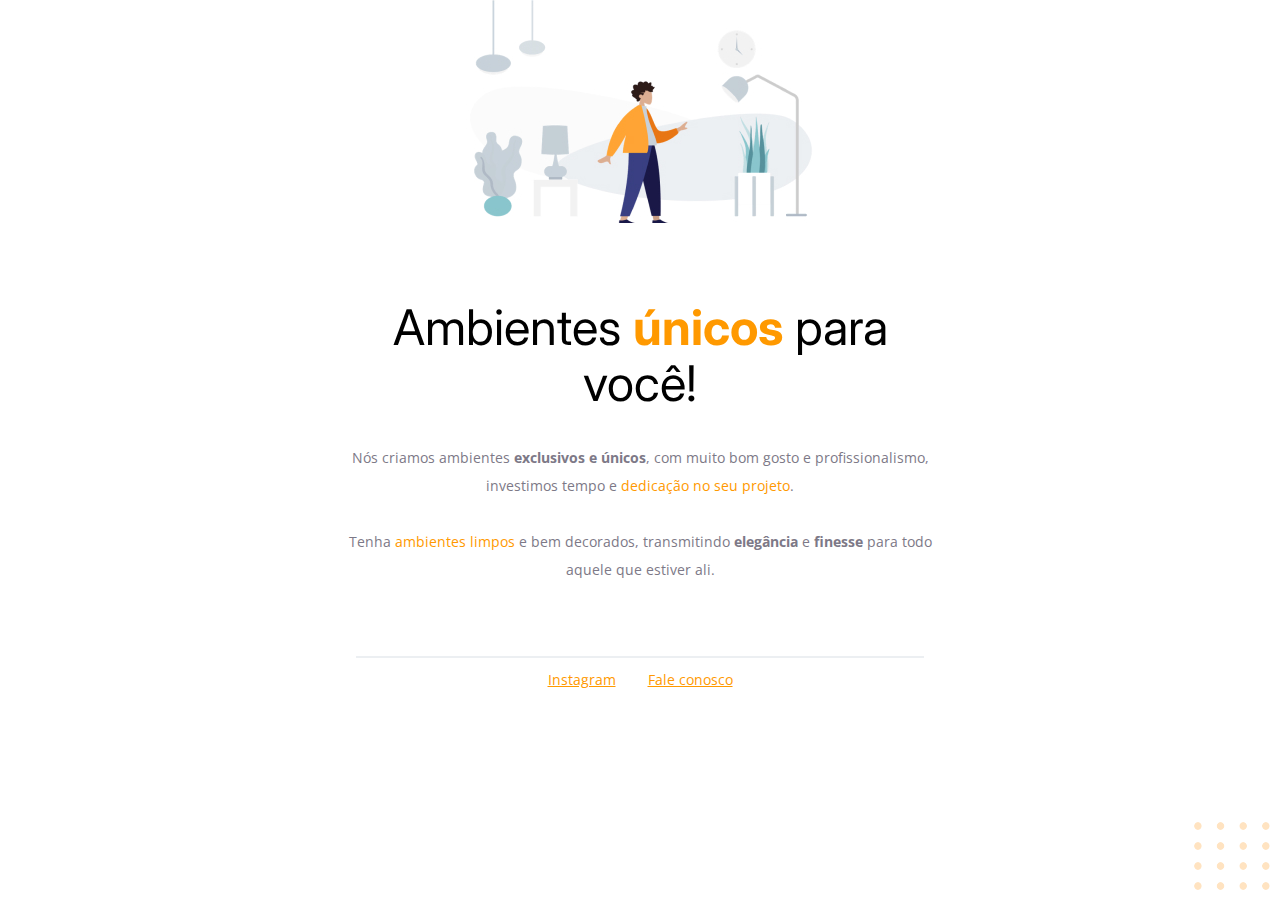
<file: stage02 - corrigindo bugs (01)/index.html>
<!-- Instrução que define o tipo do documento. -->
<!DOCTYPE html>
<html lang="pt-br">
  <!-- Tag <head> contém as instruções para a página -->
  <head>
    <link rel="preconnect" href="https://fonts.googleapis.com" />
    <link rel="preconnect" href="https://fonts.gstatic.com" crossorigin />
    <meta charset="UTF-8" />
    <meta name="viewport" content="width=device-width, initial-scale=1.0" />
    <title>Móveis customizados</title>

    <link
      href="https://fonts.googleapis.com/css2?family=Inter:wght@400;700&family=Open+Sans:wght@400;700&display=swap"
      rel="stylesheet"
    />

    <link rel="stylesheet" href="style.css" />
  </head>

  <!-- Tag <body> é o corpo do documento, onde tem as informações que serão mostradas. -->
  <body>
    <div id="hero">
      
      <img
        src="images/img1.jpg"
        alt="Desenho de uma pessoa vestindo uma camisa amarela em uma sala com Móveis"
      />

      <h1>Ambientes <span>únicos</span> para você!</h1>
      <p>
        Nós criamos ambientes <strong>exclusivos e únicos</strong>, com muito
        bom gosto e profissionalismo, investimos tempo e
        <span>dedicação no seu projeto</span>.
        
        <br />
        <br />
        Tenha <span>ambientes limpos</span> e bem decorados, transmitindo
        <strong>elegância</strong> e <strong>finesse</strong>
        para todo aquele que estiver ali.
      </p>
    </div>
    
    <div class="line"></div>
    <div id="footer">
      <a target="_blank" href="https://instagram.com/moveisparavoce"
        >Instagram</a
      >
      <a href="mailto:contato@moveisparavoce.com">Fale conosco</a>
    </div>


    <img
      id="balls"
      src="images/balls.svg"
      alt="Bolinhas alaranjadas no canto inferior direito da tela"
    />
  </body>
</html>
</file>
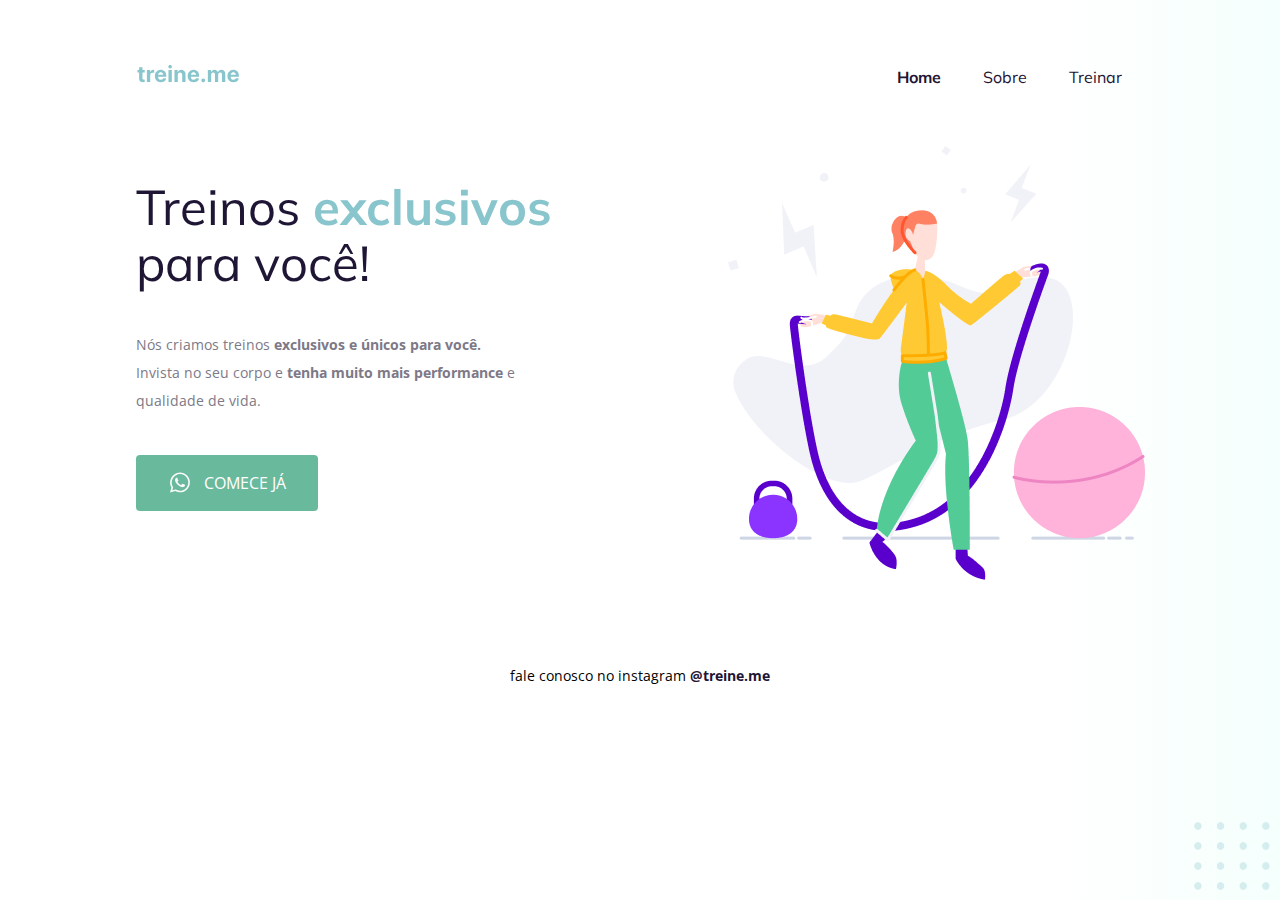
<file: stage02 - corrigindo bugs (02)/index.html>
<!DOCTYPE html>
<html lang="pt-br">
  <head>
    <link rel="preconnect" href="https://fonts.googleapis.com">
    <link rel="preconnect" href="https://fonts.gstatic.com" crossorigin>

    <meta charset="UTF-8" />
    <meta name="viewport" content="width=device-width, initial-scale=1.0" />
    <title>Treine me</title>

    <link href="https://fonts.googleapis.com/css2?family=Mulish:wght@400;700&family=Open+Sans:wght@400;700&display=swap" rel="stylesheet">

    <link rel="stylesheet" href="style.css">

  </head>
  <body>
    <div class="page">
      <nav>
          <a id="logo" href="#">
            <img src="images/logo.svg" alt="Treine.me" />
          </a>
          <ul>
            <li><a href="#"><strong class="negrito">Home</strong></a></li>
            <li><a href="#">Sobre</a></li>
            <li><a href="#">Treinar</a></li>
          </ul>
        </nav>
        
        <main>
          <section>
            <h1>Treinos <span>exclusivos</span> para você!</h1>
            
            <p>
              Nós criamos treinos <strong>exclusivos e únicos para você.</strong></br>
              Invista no seu corpo e <strong>tenha muito mais performance</strong> e qualidade de vida.
            </p>
            <button>
              <img src="images/whats.svg" alt="Ícone do whatsapp">
              Comece já
            </button>
            
          </section>
          <img src="images/img.png" alt="Desenho de uma mulher pulando corta numa academia.">
          
      </main>

      <footer>
          fale conosco no instagram <a href="https://instagram.com/treineme" target="_blank">@treine.me</a>
      </footer>
    </div>

    <img id="balls" src="images/balls.svg" alt="Bolinhas decorativas verdes no canto inferior direito da página.">

  </body>
</html>
</file>
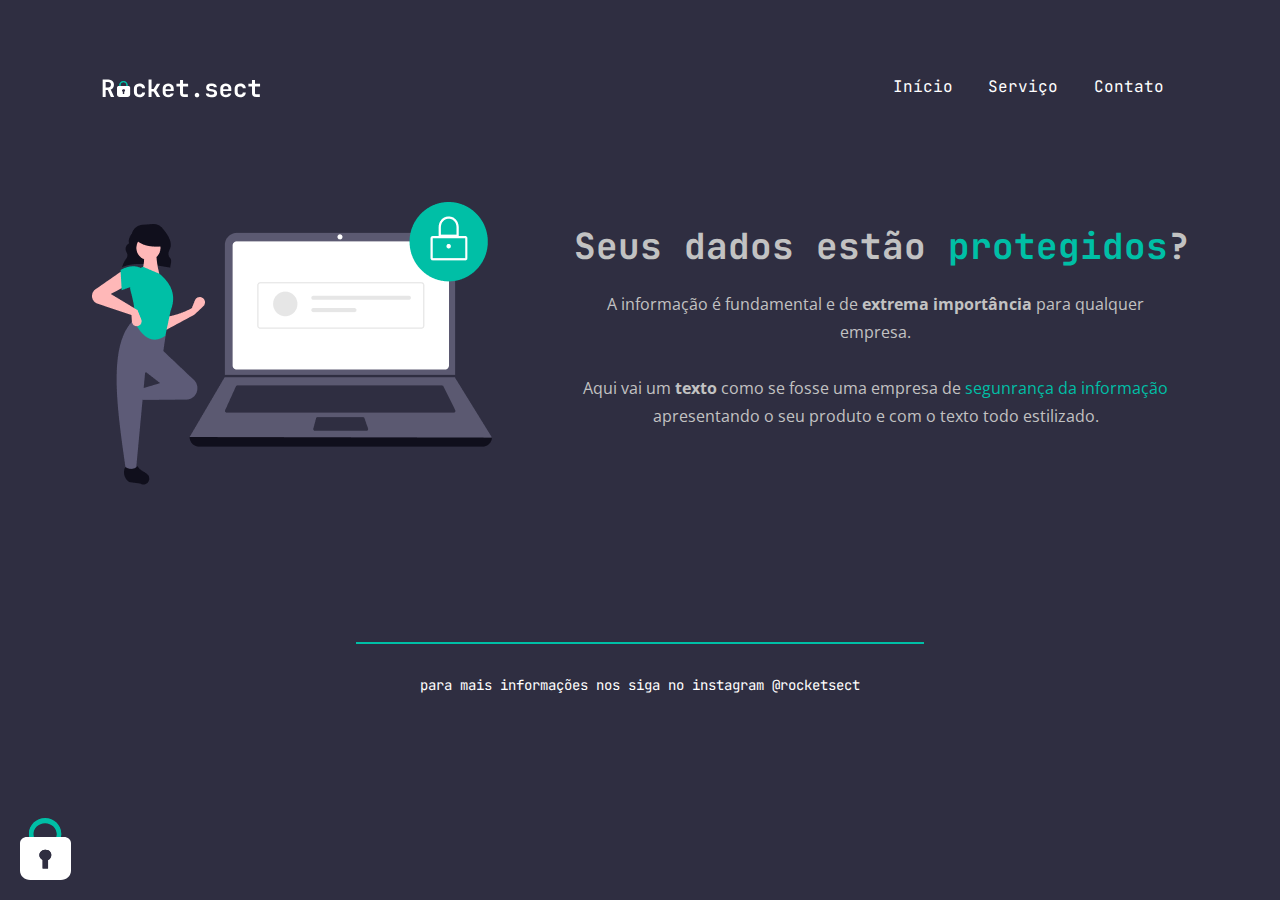
<file: stage02 - recriando layout (02)/index.html>
<!DOCTYPE html>
<html lang="en">
  <head>
    <meta charset="UTF-8" />
    <meta name="viewport" content="width=device-width, initial-scale=1.0" />
    <link rel="preconnect" href="https://fonts.googleapis.com" />
    <link rel="preconnect" href="https://fonts.gstatic.com" crossorigin />
    <link
      href="https://fonts.googleapis.com/css2?family=JetBrains+Mono:wght@500;700&display=swap"
      rel="stylesheet"
    />
    <link
      href="https://fonts.googleapis.com/css2?family=Mulish:wght@400;700&family=Open+Sans:wght@400;700&display=swap"
      rel="stylesheet"
    />
    <title>Rocket.sect</title>
    <link rel="stylesheet" href="style.css" />
    <link
      rel="icon"
      type="image/svg+xml"
      href="images/padlock.svg"
      alt="Logo"
    />
  </head>
  <body>
    <nav>
      <img src="images/logo.svg" alt="logo" />
      <ul>
        <li>Início</li>
        <li>Serviço</li>
        <li>Contato</li>
      </ul>
    </nav>
    <main>
      <img src="images/img1.png" alt="pessoa a notebook" />
      <div>
          <h1>Seus dados estão <span>protegidos</span>?</h1>
          <p>
            A informação é fundamental e de
            <strong>extrema importância</strong> para qualquer empresa.
            <br />
            <br />
            Aqui vai um <strong>texto</strong> como se fosse uma empresa de
            <span>segunrança da informação</span> apresentando o seu produto e com o
            texto todo estilizado.
          </p>
      </div>
    </main>
    <div id="line"></div>
    <footer>para mais informações nos siga no instagram @rocketsect</footer>
    <img id="padlock" src="images/padlock.svg" alt="cadeado"/>
  </body>
</html>
</file>
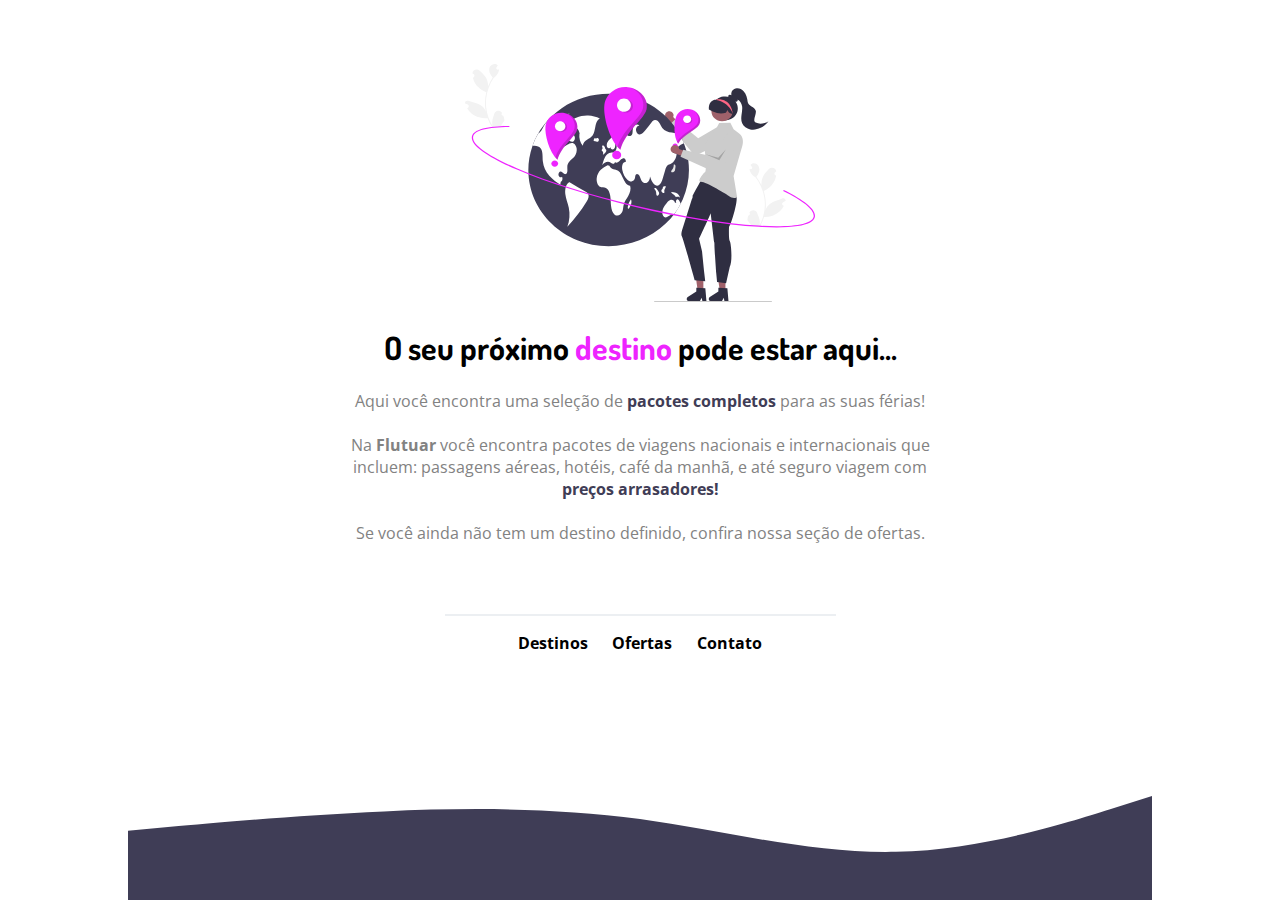
<file: stage02 - recriando layout extra/index.html>
<!DOCTYPE html>
<html lang="en">
  <head>
    <meta charset="UTF-8" />
    <meta name="viewport" content="width=device-width, initial-scale=1.0" />
    <title>Flutuar.com</title>
    <link
      rel="icon"
      type="image/svg+xml"
      href="images/favicon.svg"
      alt="Logo"
    />
    <link rel="preconnect" href="https://fonts.googleapis.com" />
    <link rel="preconnect" href="https://fonts.gstatic.com" crossorigin />
    <link
      href="https://fonts.googleapis.com/css2?family=Dosis:wght@500&display=swap"
      rel="stylesheet"
    />
    <link
      href="https://fonts.googleapis.com/css2?family=Inter:wght@400;700&family=Open+Sans:wght@400;700&display=swap"
      rel="stylesheet"
    />
    <link rel="stylesheet" href="style.css" />
  </head>
  <body>
    <div id="container">
      <img src="images/people.svg" alt="Pessoa ao lado de um planeta" />
      <h1>O seu próximo <span>destino</span> pode estar aqui...</h1>

      <p>
        Aqui você encontra uma seleção de <strong class="negrito">pacotes completos</strong> para as suas férias!
        <br />
        <br />
        Na <strong>Flutuar</strong> você encontra pacotes de viagens nacionais e internacionais
        que incluem: passagens aéreas, hotéis, café da manhã, e até seguro
        viagem com
        <br /> <strong class="negrito">preços arrasadores!</strong>
        <br />
        <br />
        Se você ainda não tem um destino definido, confira nossa seção de
        ofertas.
      </p>
    </div>
    <div id="line"></div>
    <footer>
      <strong>Destinos</strong>
      <strong>Ofertas</strong>
      <strong>Contato</strong>
    </footer>
    <img id="wave" src="images/wave.svg" alt="onda" />
  </body>
</html>
</file>
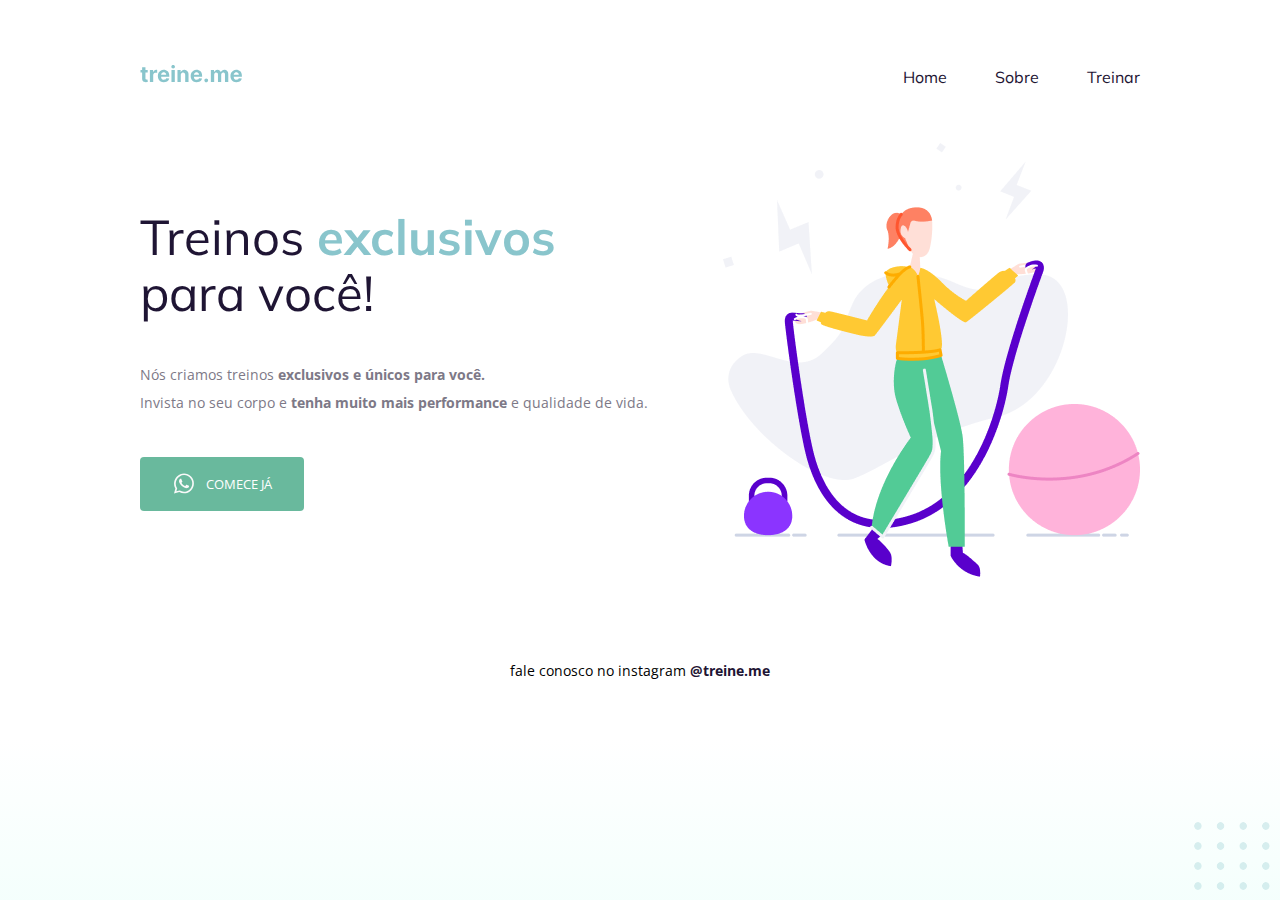
<file: stage02 - semantica e acessibilidade/index.html>
<!DOCTYPE html>
<html lang="pt-br">
  <head>
    <link rel="preconnect" href="https://fonts.googleapis.com">
    <link rel="preconnect" href="https://fonts.gstatic.com" crossorigin>

    <meta charset="UTF-8" />
    <meta name="viewport" content="width=device-width, initial-scale=1.0" />
    <title>Treine me</title>

    <link href="https://fonts.googleapis.com/css2?family=Mulish:wght@400;700&family=Open+Sans:wght@400;700&display=swap" rel="stylesheet">

    <link rel="stylesheet" href="style.css">

  </head>
  <body>
    <div class="page">
        <nav class="nav">
          <a id="logo" href="#">
            <img src="images/logo.svg" alt="Treine.me" />
          </a>
          <div class="list">
          <a class="item" href="#">Home</a>
          <a  class="item" href="#">Sobre</a>
          <a class="item" href="#">Treinar</a>
          </div>
        </nav class="nav">
    
      <main class="main">
        <div>
          <div class="title">Treinos <span>exclusivos</span> para você!</div>

          <div class="subtitle">
            Nós criamos treinos <strong>exclusivos e únicos para você.</strong></br>
            Invista no seu corpo e <strong>tenha muito mais performance</strong> e qualidade de vida.
          </div>

          <button class="button">
              <img src="images/whats.svg" alt="Ícone do whatsapp">
              Comece já
          </button>

        </div>

        <img src="images/img.png" alt="Desenho de uma mulher pulando corta numa academia.">
      </main>
      </div>
      <footer class="footer">
          fale conosco no instagram <a href="https://instagram.com/treineme" target="_blank">@treine.me</a>
      </footer>
    </div>

    <img id="balls" src="images/balls.svg" alt="Bolinhas decorativas verdes no canto inferior direito da página.">

  </body>
</html>
</file>
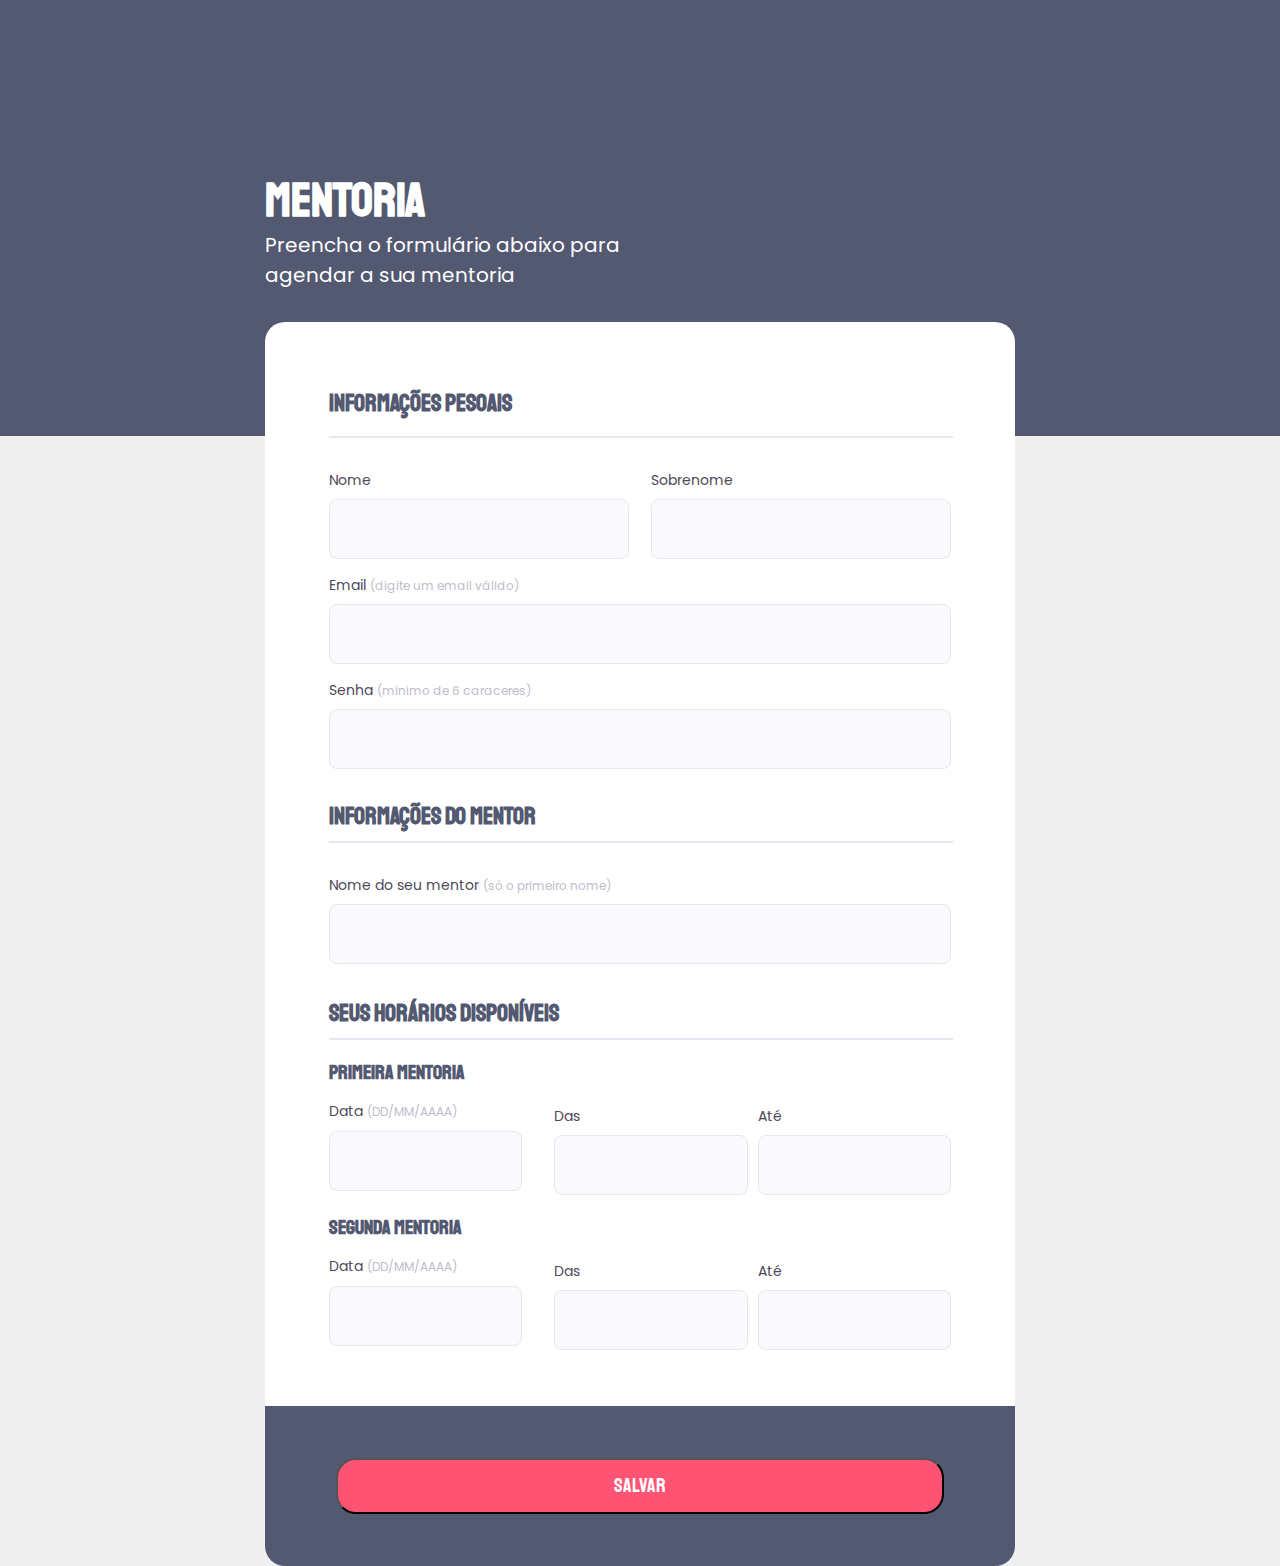
<file: stage03 - criando formularios/index.html>
<!DOCTYPE html>
<html lang="en">
  <head>
    <meta charset="UTF-8" />

    <meta name="viewport" content="width=device-width, initial-scale=1.0" />
    <title>Mentoria</title>
    <link rel="preconnect" href="https://fonts.googleapis.com" />
    <link rel="preconnect" href="https://fonts.gstatic.com" crossorigin />
    <link
      href="https://fonts.googleapis.com/css2?family=Staatliches&display=swap"
      rel="stylesheet"
    />
    <link rel="preconnect" href="https://fonts.googleapis.com" />
    <link rel="preconnect" href="https://fonts.gstatic.com" crossorigin />
    <link
      href="https://fonts.googleapis.com/css2?family=Poppins&display=swap"
      rel="stylesheet"
    />
    <link rel="stylesheet" href="style.css" />
  </head>
  <body>
    <header>
      <h1 class="head">mentoria</h1>
      <p class="pHead">Preencha o formulário abaixo para<br> agendar a sua mentoria</p>
    </header>
    <div id="darkBox"></div>

    <form>
      <h1>informações pesoais</h1>
      <div id="line-one"></div>
      <div id="inputName">
          <div class="inputForm">
            <label for="event-link">Nome</label>
            <input type="text" />
          </div>
          <div class="inputForm">
            <label for="event-link">Sobrenome</label>
            <input type="text" />
          </div>
      </div>
      <div class="inputForm">
        <label for="event-link"
          >Email <span>(digite um email válido)</span></label
        >
        <input type="text" />
      </div>
      <div class="inputForm">
        <label for="event-link"
          >Senha <span>(minimo de 6 caraceres)</span></label
        >
        <input type="text" />
      </div>

      <h1>informações do mentor</h1>
      <div id="line"></div>

      <div class="inputForm">
        <label for="event-link"
          >Nome do seu mentor <span>(só o primeiro nome)</span></label
        >
        <input type="text" />
      </div>

      <h1 class="hour-disp">seus horários disponíveis</h1>
      <div id="line"></div>
      <h2>primeira mentoria</h2>
      <div class="inputDate">
          <div class="inputForm">
            <label id="date" for="event-link">Data <span>(DD/MM/AAAA)</span></label>
            <input type="text" onfocus="(this.type='date')" onblur="if(!this.value)this.type='text'"/>
          </div>
          <div class="inputForm inputHour">
            <label for="event-link">Das</label>
            <input type="datetime" />
          </div>
          <div class="inputForm">
            <label for="event-link">Até</label>
            <input type="datetime" />
          </div>
      </div>
      <h2>segunda mentoria</h2>
      <div class="inputDate">
          <div class="inputForm">
            <label id="date" for="event-link">Data <span>(DD/MM/AAAA)</span></label>
            <input type="text" onfocus="(this.type='date')" onblur="if(!this.value)this.type='text'"/>
          </div>
          <div class="inputForm inputHour">
            <label for="event-link">Das</label>
            <input type="datetime" />
          </div>
          <div class="inputForm">
            <label for="event-link">Até</label>
            <input type="datetime" />
          </div>
      </div>
      <div id="footer">
        <button type="submit">salvar</button>
      </div>
    </form>
  </body>
</html>
</file>
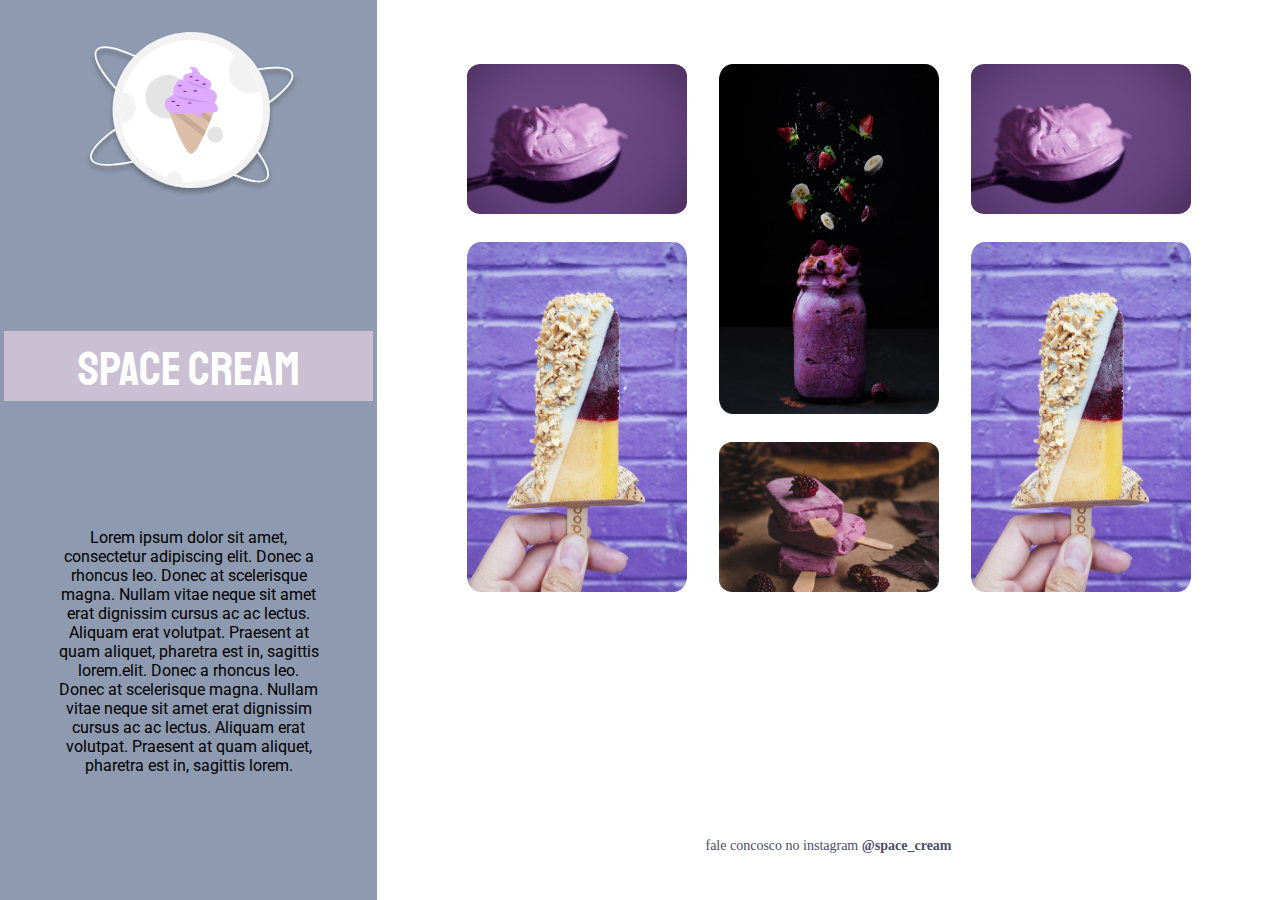
<file: stage03 - grid com animações/index.html>
<!DOCTYPE html>
<html lang="en">

<head>
    <meta charset="UTF-8">
    <meta name="viewport" content="width=device-width, initial-scale=1.0">
    <link rel="preconnect" href="https://fonts.googleapis.com">
    <link rel="preconnect" href="https://fonts.gstatic.com" crossorigin>
    <link href="https://fonts.googleapis.com/css2?family=Palanquin&display=swap" rel="stylesheet">
    <link href="https://fonts.googleapis.com/css2?family=Staatliches&display=swap" rel="stylesheet" />
    <link rel="preconnect" href="https://fonts.googleapis.com">
    <link href="https://fonts.googleapis.com/css2?family=Roboto&display=swap" rel="stylesheet">
    <link rel="stylesheet" href="style.css" />
    <title>Document</title>
</head>

<body>
    <div id="main">
        <div id="header">
            <div id="logo">
                <img src="./src/image/logo.svg" />
            </div>
            <div id="headerText">
                space cream
            </div>
            <div id="mainText">
                Lorem ipsum dolor sit amet, consectetur adipiscing elit. Donec a rhoncus leo. Donec at scelerisque
                magna. Nullam vitae neque sit amet erat dignissim cursus ac ac lectus. Aliquam erat volutpat. Praesent
                at quam aliquet, pharetra est in, sagittis lorem.elit. Donec a rhoncus leo. Donec at scelerisque magna.
                Nullam vitae neque sit amet erat dignissim cursus ac ac lectus. Aliquam erat volutpat. Praesent at quam
                aliquet, pharetra est in, sagittis lorem.
            </div>
        </div>
        <div id="container">
            <div id="images">
                <div class="image">
                    <img class="creamSmall" src="./src/image/sorvete3.png" />
                    <div class="floating">massas</div>
                </div>
                <div class="image">
                    <img class="creamLarge" src="./src/image/sorvete4.png" />
                    <div class="floating">picolés</div>
                </div>
                <div class="image">
                    <img class="creamLarge" src="./src/image/sorvete2.png" />
                    <div class="floating">shakes</div>
                </div>
                <div class="image">
                    <img class="creamSmall" src="./src/image/sorvete1.png" />
                    <div class="floating">paletas</div>
                </div>
                <div class="image">
                    <img class="creamSmall" src="./src/image/sorvete3.png" />
                    <div class="floating">massas</div>
                </div>
                <div class="image">
                    <img class="creamLarge" src="./src/image/sorvete4.png" />
                    <div class="floating">picolés</div>
                </div>
            </div>
            <div id="link">
                fale concosco no instagram <a href="https://www.instagram.com/instagram/">@space_cream</a>
            </div>
        </div>
    </div>

</body>

</html>
</file>
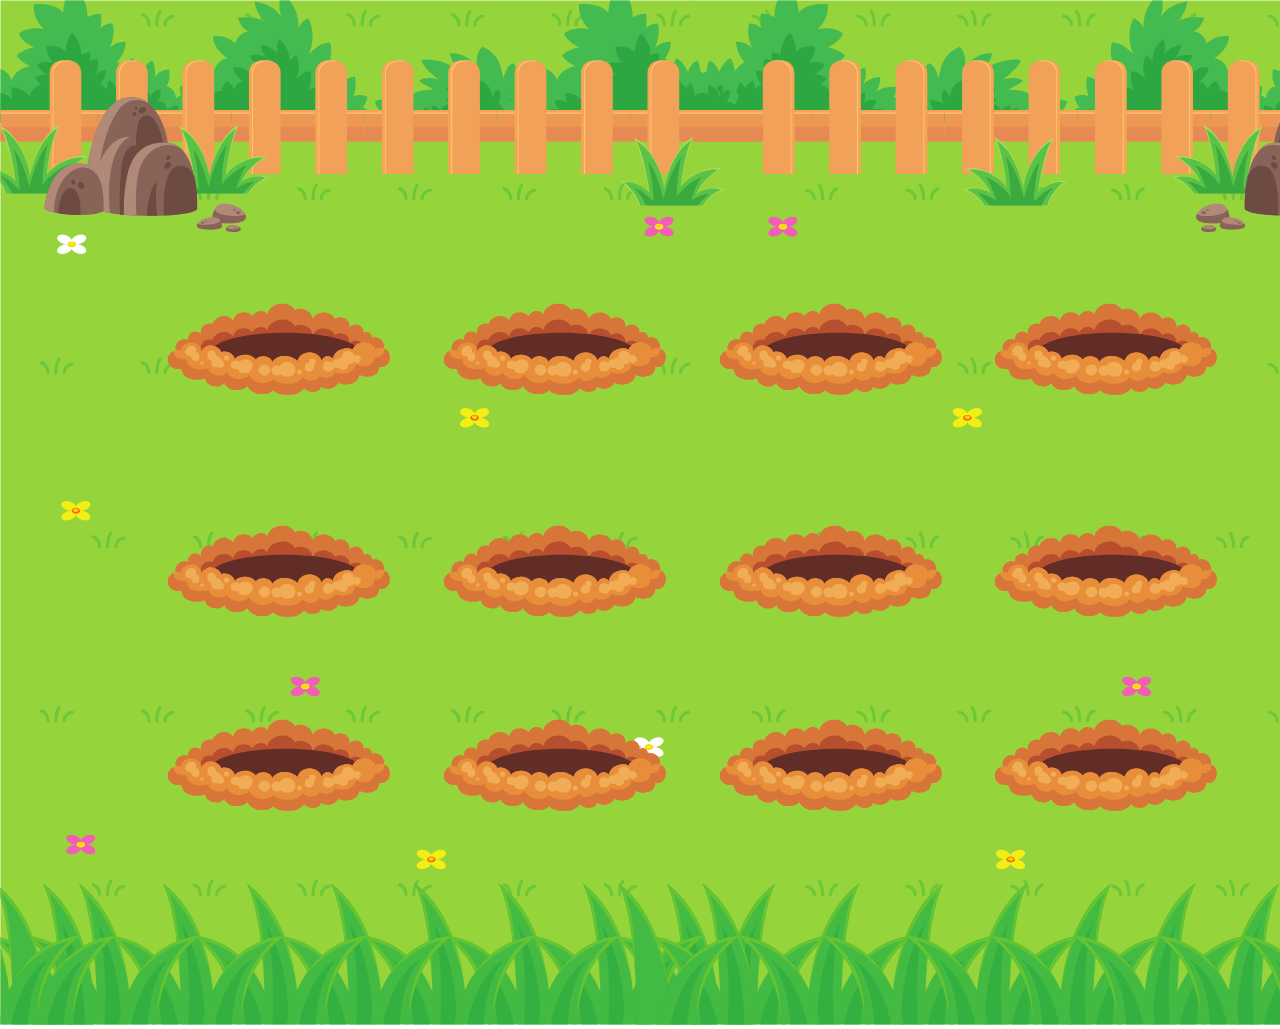
<file: stage03 - jardim das toupeiras/index.html>
<!DOCTYPE html>
<html lang="en">
<head>
    <meta charset="UTF-8">
    <meta http-equiv="X-UA-Compatible" content="IE=edge">
    <meta name="viewport" content="width=device-width, initial-scale=1.0">
    <link rel="stylesheet" href="style.css" />
    <title>Document</title>
</head>
<body>
    <img src="./src/image/mainFrame.svg" id="main">
        <div id="holeOne"></div>
        <div id="holeTwo"></div>
        <div id="holeThree"></div>
        <div id="holeFour"></div>
        <div id="holeFive"></div>
        <div id="holeSix"></div>
        <div id="holeSeven"></div>
        <div id="holeEight"></div>
        <div id="holeNine"></div>
        <div id="holeTen"></div>
        <div id="holeEleven"></div>
        <div id="holeTwelve"></div>
    </div>
</body>
</html>
</file>
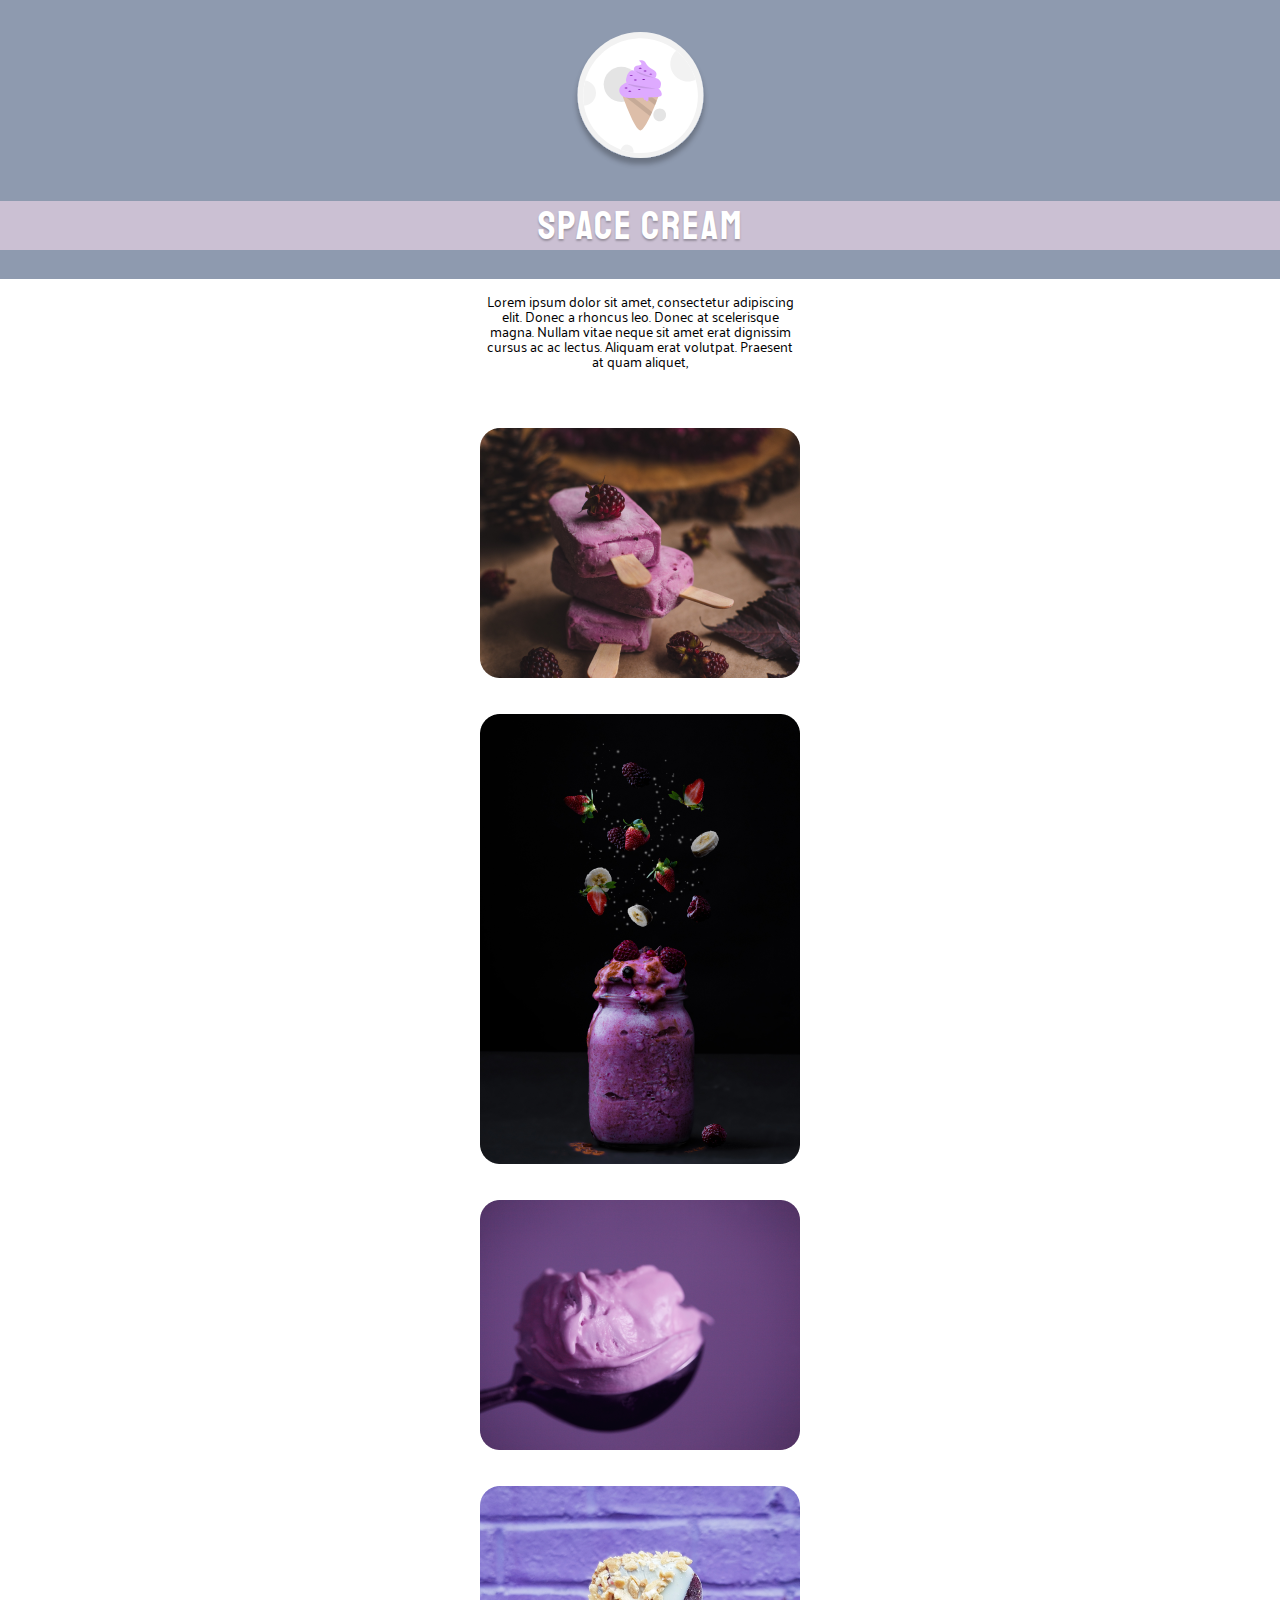
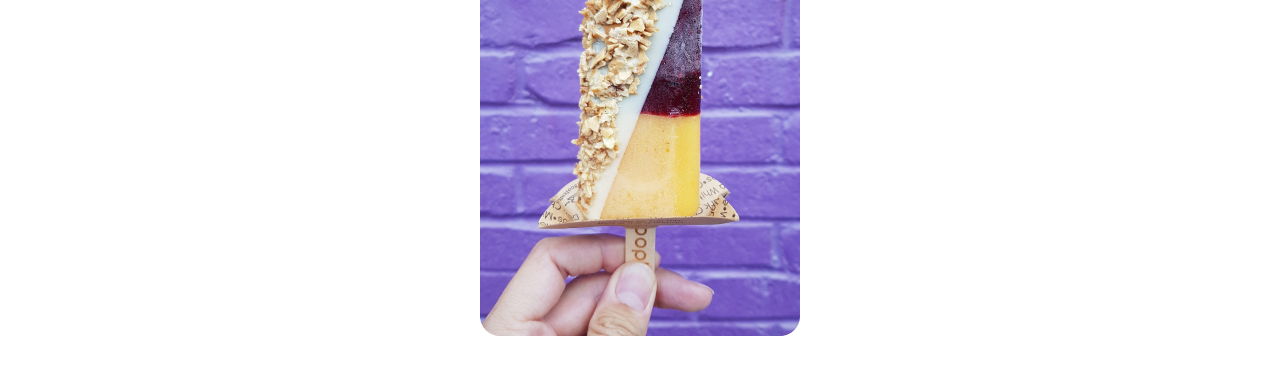
<file: stage03 - mobile first/index.html>
<!DOCTYPE html>
<html lang="en">

<head>
    <meta charset="UTF-8">
    <meta name="viewport" content="width=device-width, initial-scale=1.0">
    <link rel="preconnect" href="https://fonts.googleapis.com">
    <link rel="preconnect" href="https://fonts.gstatic.com" crossorigin>
    <link href="https://fonts.googleapis.com/css2?family=Palanquin&display=swap" rel="stylesheet">
    <link href="https://fonts.googleapis.com/css2?family=Staatliches&display=swap" rel="stylesheet" />
    <link rel="stylesheet" href="style.css" />
    <title>Document</title>
</head>

<body>
    <div id="main">
        <div id="header">
            <img id="logo" src="./src/image/logo.svg" />
            <div class="text">
                <h1>space cream</h1>
            </div>
        </div>
        <div id="mainText">Lorem ipsum dolor sit amet, consectetur adipiscing elit. Donec a rhoncus leo. Donec at
            scelerisque magna. Nullam vitae neque sit amet erat dignissim cursus ac ac lectus. Aliquam erat volutpat.
            Praesent at quam aliquet, </div>
        <div class="image"><img class="icecream" src="./src/image/sorvete1.png" />
            <div class="floating">paletas</div>
        </div>
        <div class="image"><img class="icecream" src="./src/image/sorvete2.png" />
            <div class="floating">shakes</div>
        </div>
        <div class="image"><img class="icecream" src="./src/image/sorvete3.png" />
            <div class="floating">massas</div>
        </div>
        <div class="image"><img class="icecream" src="./src/image/sorvete4.png" />
            <div class="floating">picolés</div>
        </div>
    </div>
</body>

</html>
</file>
<file: stage02 - corrigindo bugs (01)/style.css>
body {
  font-family: "Open Sans", sans-serif;
  display: flex;
  flex-direction: column;
  align-items: center;
  margin: 0;
}

#hero {
  width: 592px;
  text-align: center;
}

h1 {
  font-family: "Inter", sans-serif;
  font-size: 49px;
  line-height: 56px;
  font-weight: normal;
  margin-top: 72px;
  margin-bottom: 32px;
}

h1 span {
  font-weight: bold;
}

span,
a {
  color: #ff9900;
}

p {
  margin: 0;
  line-height: 28px;
  size: 14px;
}

p,
#footer {
  color: #7d7987;
  font-size: 14px;
  line-height: 28px;
}

#footer a + a {
  margin-left: 28px;
}

.line {
  width: 568px;
  height: 0;

  margin: 72px 0 8px;
  box-sizing: border-box;
  border: 1px solid #eceff2;
}

#balls {
  position: absolute;
  bottom: 0;
  right: 0;
}
</file>
<file: stage02 - corrigindo bugs (02)/style.css>
body {
  margin: 0;

  font-family: "Open Sans", sans-serif;

  background: linear-gradient(
    90deg,
    rgb(227, 255, 248, 0) 82.08%,
    rgb(227, 255, 248, 0.38) 100%
  );

  min-height: 100vh;
}

.page {
  display: flex;
  flex-direction: column;
  align-items: center;
  padding-top: 65px;
}

nav {
  display: flex;
  justify-content: space-between;
  align-items: center;
  width: 1005.79px;
}

ul {
  display: flex;
  list-style: none;
  margin: 0;
  padding: 0;
  width: 267.21px;
  justify-content: space-around;
}

.negrito {
  font-weight: 700;
}

a {
  color: #1f1534;
  text-decoration: none;
}

ul li a:hover {
  font-weight: bold;
  opacity: 1;
}

h1,
ul {
  font-family: "Mulish", sans-serif;
}

h1 {
  font-size: 49px;
  line-height: 56px;
  color: #1f1534;

  font-weight: normal;

  width: 490px;
}

h1 span {
  color: #89c5cc;
  font-weight: bold;
}

section p {
  font-size: 14px;
  line-height: 28px;
  color: #7d7987;
  width: 438px;
  margin: 40px 0;
}

button {
  color: white;
  font-family: "Open Sans", sans-serif;

  background: #69b99d;
  border: 0;
  width: 182px;
  height: 56px;
  font-size: 16px;
  line-height: 22px;
  text-transform: uppercase;

  text-align: center;
  display: flex;
  justify-content: center;
  align-items: center;
  gap:12px;

  border-radius: 4px;

  cursor: pointer;
}

button:hover {
  background: #4ea788;
}

footer {
  font-size: 14px;
  line-height: 28px;

  text-align: center;

}

footer a {
  font-weight: bold;
}

#balls {
  position: absolute;
  bottom: 0;
  right: 0;
}

main{
  display: flex;
  margin: 58px 0 82.36px;
  gap: 102px;
}
</file>
<file: stage02 - recriando layout (02)/style.css>
body{
    background-color: #2f2e41;
    display: flex;
    flex-direction: column;
    align-items: center;
    margin: 0;
}

ul{
    font-family: 'JetBrains Mono';
    display: flex;
    list-style: none;

    width: 306px;
    justify-content: space-around;
}

nav{
    display: flex; 
    align-items: center;
    width: 1083px;
    justify-content: space-between;
    align-items: center;
    height: 30px;
    margin: 71px 0 101px;
    color: #FFFFFF;
}

main{
    display: flex;
    gap: 82px;
}

h1{
    font-family: 'JetBrains Mono';
    font-size: 36px;
    line-height: 40px;
    color: #c2c2c2;
}

span{
    color: #00bfa6;
}

p{
    width: 604px;
    height: 168px;
    font-family: "Open Sans", sans-serif;
    text-align: center;
    font-size: 16px;
    line-height: 28px;
    color: #c2c2c2;
}

#padlock{
    position: absolute;
    left: 0;
    bottom: 0;
    margin: 0 0 20px 20px;
}

#line{
    width: 568px;
    box-sizing: border-box;
    border: 1px solid #00bfa6;
    margin: 157px 0 27px;
}

footer{
    font-family: 'JetBrains Mono';
    font-size: 14px;
    line-height: 28px;
    color: #FFFFFF;
}
</file>
<file: stage02 - recriando layout extra/style.css>
body{
    font-family: "Open Sans", sans-serif;
    margin: 0;
    display: flex;
    flex-direction: column;
    align-items: center;
}

#container{
    text-align: center;
    width: 626px;
    height: 486px;
    margin: 64px 0;
}

span{
    color: #EE24FF;
}

h1{
    font-family: 'Dosis', sans-serif;
    size: 32px;
    line-height: 40.45px;
}

p{
    color: #828282;
    size: 15px;
    line-height: 22px;
}

.negrito{
    font-weight: 700;
    color: #3F3D56;
}

#line{
    border: 1px solid #ECEFF2;
    box-sizing: border-box;
    width: 391px;
    height: 0;
    margin-bottom: 16px;
}

footer{
    width: 268px;
    display: flex;
    justify-content: space-around;
}

#wave{
    position: absolute;
    bottom: 0;
}
</file>
<file: stage02 - semantica e acessibilidade/style.css>
body {
  margin: 0;

  font-family: "Open Sans", sans-serif;

  background: linear-gradient(180deg, rgb(227, 255, 248, 0) 82.08%, rgb(227, 255, 248, 0.38) 100%);

  min-height: 100vh;
}

.page {
  width: 1000px;
  margin: 0 auto;
  padding-top: 65px;
}

.nav {
  display: flex;
  justify-content: space-between;
  align-items: center;

  margin-bottom: 55px;
}

.list {
  display: flex;
  gap: 48px;
  list-style: none;
  margin: 0;
  padding: 0;
}

a {
  color: #1f1534;
  text-decoration: none;
}

.list .item a {
    opacity: 0.5;
}

.list .item a:hover {
  font-weight: bold;
  opacity: 1;
}

.list,
.title {
  font-family: "Mulish", sans-serif;
}

.main {
  display: flex;
  align-items: center;
  justify-content: space-between;
}

.title {
  font-size: 49px;
  line-height: 56px;
  color: #1f1534;

  font-weight: normal;

  width: 490px;
}

.title span {
  color: #89c5cc;
  font-weight: bold;
}

.subtitle {
  font-size: 14px;
  line-height: 28px;
  color: #7d7987;

  margin: 40px 0;
}

.button {
  color: white;
  text-transform: uppercase;
  font-family: "Open Sans", sans-serif;

  background: #69B99D;
  border: 0;
  padding: 14px 32px 15px;

  display: flex;
  align-items: center;
  justify-content: center;
  gap: 10px;

  border-radius: 4px;

  cursor: pointer;
}

.footer {
  font-size: 14px;
  line-height: 28px;

  text-align: center;

  margin-top: 80px;
}

.footer a {
  font-weight: bold;
}

#balls {
    position: fixed;
    bottom: 0;
    right: 0;
}
</file>
<file: stage03 - criando formularios/style.css>
body {
    margin: 0;
    background-color: #efefef;
    display: flex;
    align-items: center;
    flex-direction: column;
    font-family: 'Poppins', sans-serif;
  }
  
  #darkBox {
    background-color: #535971;
    width: 1440px;
    height: 436px;
    position: absolute;
    top: 0;
    z-index: -1;
  }
  
  header{
      margin: 140px 0 45px;
      width: 750px;
      height: 137px;
      display: flex;
      flex-direction: column;
      align-items: flex-start;
      justify-content: space-between;
  }
  
  h1{
      font-family: 'Staatliches';
      text-transform: uppercase;
      color: #535971;
      margin: 0;
      font-size: 24px;
      line-height: 34px;
      margin-top: 30px;
  }
  
  .head{
      color: #ffffff;
      font-size: 48px;
      line-height: 60px;
  }
  
  p{
      margin: 0;
  }
  
  .pHead{
      font-size: 20px;
      line-height: 30px;
      color: #ffffff;
  }
  
  form{
      width: 750px;
      height: 1244px;
      border-radius: 20px;
      background-color: #ffffff;
      padding: 34px 64px 64px;
      box-sizing: border-box;
      position: relative;
  }
  
  #line{
      width: 100%;
      border: 1px solid #e6e6f0;
      margin: 8px 0 16px;
  }
  
  #line-one{
      width: 100%;
      border: 1px solid #e6e6f0;
      margin: 16px 0 16px;
  }
  
  .inputForm{
      display: flex;
      flex-direction: column;
      width: 100%;
  }
  
  #inputName{
      display: flex;
      gap: 22px;
  }
  
  .inputDate{
      display: flex;
  }
  
  .inputHour{
      margin: 0 10px 0 32px;
  }
  
  input{
      border-radius: 8px;
      height: 56px;
      background-color: #fafafc;
      border: 1px solid #e6e6f0;
  }
  
  .hour-disp {
      margin-top: 32px;
  }
  
  h2 {
      font-family: 'Staatliches';
      text-transform: uppercase;
      color: #535971;
      margin: 0;
      font-size: 20px;
      line-height: 34px;
      margin-top: 16px;
  }
  
  span {
      font-family: 'Poppins';
  font-style: normal;
  font-weight: 400;
  font-size: 12px;
  line-height: 20px;
  color: #C1BCCC;
  }
  
  #footer{
      background-color: #535971;
      position: absolute;
      width: 100%;
      left: 0;
      bottom: 0;
      display: flex;
      justify-content: center;
      align-items: center;
      height: 160px;
      border-bottom-left-radius: 20px;
      border-bottom-right-radius: 20px;
  }
  
  button {
      width: 608px;
      height: 55.65px;
      font-family: 'Staatliches';
  font-style: normal;
  font-weight: 400;
  font-size: 20px;
  line-height: 26px;
  background-color: #FF5374;
  border-radius: 20px;
  color: #FFFFFF;
  box-shadow: none;
  }
  
  label {
      margin-top: 16px;
      margin-bottom: 8px;
      font-size: 14px;
      color: #4E4958;
  }
  
  #date{
      margin-top: 11px;
      margin-bottom: 9px;
  }
</file>
<file: stage03 - grid com animações/style.css>
:root{
    --bg-header:#8E9AAF;
    --bg-headerText: #CBC0D3; 
}

body {
    margin: 0;
    padding: 0;
    border: 0;
    font-size: 100%;
    font: inherit;
    vertical-align: baseline;
}

#main {
    display: flex;
}

#header {
    width: 377px;
    height: 100vh;
    text-align: center;
    display: flex;
    flex-direction: column;
    align-items: center;
    justify-content: space-between;
    box-sizing: border-box;
    padding: 32px 0 125px;
    background-color: var(--bg-header);
    flex-shrink: 0;
}

#headerText {
    background-color: var(--bg-headerText);
    text-transform: uppercase;
    font-family: 'Staatliches';
font-size: 48px;
line-height: 34px;
height: 70px;
box-sizing: border-box;
color: #FFFFFF;
padding: 21px 73px 20px 74px;
}

#mainText {
    text-align: center;
    width: 262px;
    font-family: 'Roboto', sans-serif;
}

#images img{
    width: 220px;
    animation-name: downtop;
    animation-duration: 1000ms;
    transition-duration: 500ms;
}

#images img:hover{
    transform: scale(1.1);
}

#images {
    display: flex;
    flex-direction: column;
    flex-wrap: wrap;
    justify-content: space-between;
    align-content: space-between;
    width: 724px;
    height: 532px;
}

.image {
    position: relative;
}

.creamSmall {
    height: 150px;
 }

 .creamLarge {
    height: 350px;
 }

 #container {
    width: 100%;
    display: flex;
    flex-direction: column;
    align-items: center;
    justify-content: space-between;
    box-sizing: border-box;
    padding: 64px 0 46px;
 }

 .floating {
    animation-name: topdown;
    animation-delay: 500ms;
    animation-duration: 1000ms;
    animation-fill-mode: forwards;
    opacity: 0;
    position: absolute;
    top: 16px;
    right: 16px;
    background-color: #FEEAFA;
    font-size: 20px;
    padding: 1px 23px 0 24px;
    border-radius: 20px;
    font-family: 'Staatliches';
    color: #4A4E69;
}

#link {
    font-family: 'Open Sans';
    font-size: 14px;
    color: #4A4E69;
}

a {
    text-decoration: none;
    font-weight: bold;
    color: #4A4E69;
}

@keyframes topdown {
    0% {
        opacity: 0;
        transform: translateY(-15px);
    }

    50% {
        opacity: 1;
    }

    100% {
        opacity: 1;
        transform: translateY(0);
    }
}

@keyframes downtop {
    0% {
        opacity: 0;
        transform: translateY(15px);
    }

    100% {
        opacity: 1;
        transform: translateY(0);
    }
}
</file>
<file: stage03 - jardim das toupeiras/style.css>
body {
    margin: 0;
    padding: 0;
}

#main {
    position: relative;
}

#holeOne {
    position: absolute;
    left: 167px;
    top: 226px;
    background-image: url(./src/image/hole.svg);
    background-size: cover;
    display: block;
    width: 223px;
    height: 169px;
}

#holeOne:hover {
    animation-name: upDown;
    animation-duration: 1000ms;
    animation-direction: alternate;
    animation-iteration-count: 2;
}

#holeTwo {
    position: absolute;
    left: 442.81px;
    top: 226px;
    background-image: url(./src/image/hole.svg);
    background-size: cover;
    display: block;
    width: 223px;
    height: 169px;
}

#holeThree {
    position: absolute;
    left: 718.62px;
    top: 226px;
    background-image: url(./src/image/hole.svg);
    background-size: cover;
    display: block;
    width: 223px;
    height: 169px;
}

#holeFour {
    position: absolute;
    left: 994.43px;
    top: 226px;
    background-image: url(./src/image/hole.svg);
    background-size: cover;
    display: block;
    width: 223px;
    height: 169px;
}

#holeFive {
    position: absolute;
    left: 167px;
    top: 448.11px;
    background-image: url(./src/image/hole.svg);
    background-size: cover;
    display: block;
    width: 223px;
    height: 169px;
}

#holeSix {
    position: absolute;
    left: 442.81px;
    top: 448.11px;
    background-image: url(./src/image/hole.svg);
    background-size: cover;
    display: block;
    width: 223px;
    height: 169px;
}

#holeSeven {
    position: absolute;
    left: 718.62px;
    top: 448.11px;
    background-image: url(./src/image/hole.svg);
    background-size: cover;
    display: block;
    width: 223px;
    height: 169px;
}

#holeEight {
    position: absolute;
    left: 994.43px;
    top: 448.11px;
    background-image: url(./src/image/hole.svg);
    background-size: cover;
    display: block;
    width: 223px;
    height: 169px;
}

#holeNine {
    position: absolute;
    left: 167px;
    top: 642.47px;
    background-image: url(./src/image/hole.svg);
    background-size: cover;
    display: block;
    width: 223px;
    height: 169px;
}

#holeTen {
    position: absolute;
    left: 442.81px;
    top: 642.47px;
    background-image: url(./src/image/hole.svg);
    background-size: cover;
    display: block;
    width: 223px;
    height: 169px;
}

#holeEleven {
    position: absolute;
    left: 718.62px;
    top: 642.47px;
    background-image: url(./src/image/hole.svg);
    background-size: cover;
    display: block;
    width: 223px;
    height: 169px;
}

#holeTwelve {
    position: absolute;
    left: 994.43px;
    top: 642.47px;
    background-image: url(./src/image/hole.svg);
    background-size: cover;
    display: block;
    width: 223px;
    height: 169px;
}

@keyframes upDown {
    0% {
        background-image: url(./src/image/hole.svg);
    }
    33%  {
        background-image: url(./src/image/toupeira3.svg);
    }
    66%  {
        background-image: url(./src/image/toupeira2.svg);
    }
    100%  {
        background-image: url(./src/image/toupeira.svg);
    }
}
</file>
<file: stage03 - mobile first/style.css>
:root{
    --bg-header:#8E9AAF;
    --bg-headerText: #CBC0D3; 
}

body {
    margin: 0;
    padding: 0;
    border: 0;
    font-size: 100%;
    font: inherit;
    vertical-align: baseline;
}

#main {
    display: flex;
    flex-direction: column;
    align-items: center;
}

#header{
    height: 279px;
    width: 100%;
    display: flex;
    flex-direction: column;
    align-items: center;
    background-color: var(--bg-header);
}

#logo {
    width: 137px;
    height: 137px;
    margin: 32px 0;
}

.text {
    height: 49px;
    width: 100%;
    background-color: var(--bg-headerText);
    display: flex;
    align-items: center;
    justify-content: center;
}

h1{
    margin: 0;
    font-family: 'Staatliches';
font-style: normal;
font-weight: 400;
font-size: 40px;
line-height: 34px;
letter-spacing: 0.05em;
color: #FFFFFF;
text-shadow: 0px 2px 2px rgba(0, 0, 0, 0.25);
}

#mainText{
    width: 320px;
    text-align: center;
    margin: 14px 0 60px;
    font-family: 'Palanquin';
font-size: 0.9rem;
line-height: 15px;
}

img {
    margin-bottom: 32px;
}

.image {
    position: relative;
}

.floating {
    animation-name: topdown;
    animation-delay: 500ms;
    animation-duration: 1000ms;
    animation-fill-mode: forwards;
    opacity: 0;
    position: absolute;
    top: 16px;
    right: 16px;
    background-color: #FEEAFA;
    font-size: 20px;
    padding: 1px 23px 0 24px;
    border-radius: 20px;
    font-family: 'Staatliches';
    color: #4A4E69;
}

.icecream {
    animation-name: downtop;
    animation-duration: 1000ms;
}

@keyframes topdown {
    0% {
        opacity: 0;
        transform: translateY(-15px);
    }

    50% {
        opacity: 1;
    }

    100% {
        opacity: 1;
        transform: translateY(0);
    }
}

@keyframes downtop {
    0% {
        opacity: 0;
        transform: translateY(15px);
    }

    100% {
        opacity: 1;
        transform: translateY(0);
    }
}
</file>
